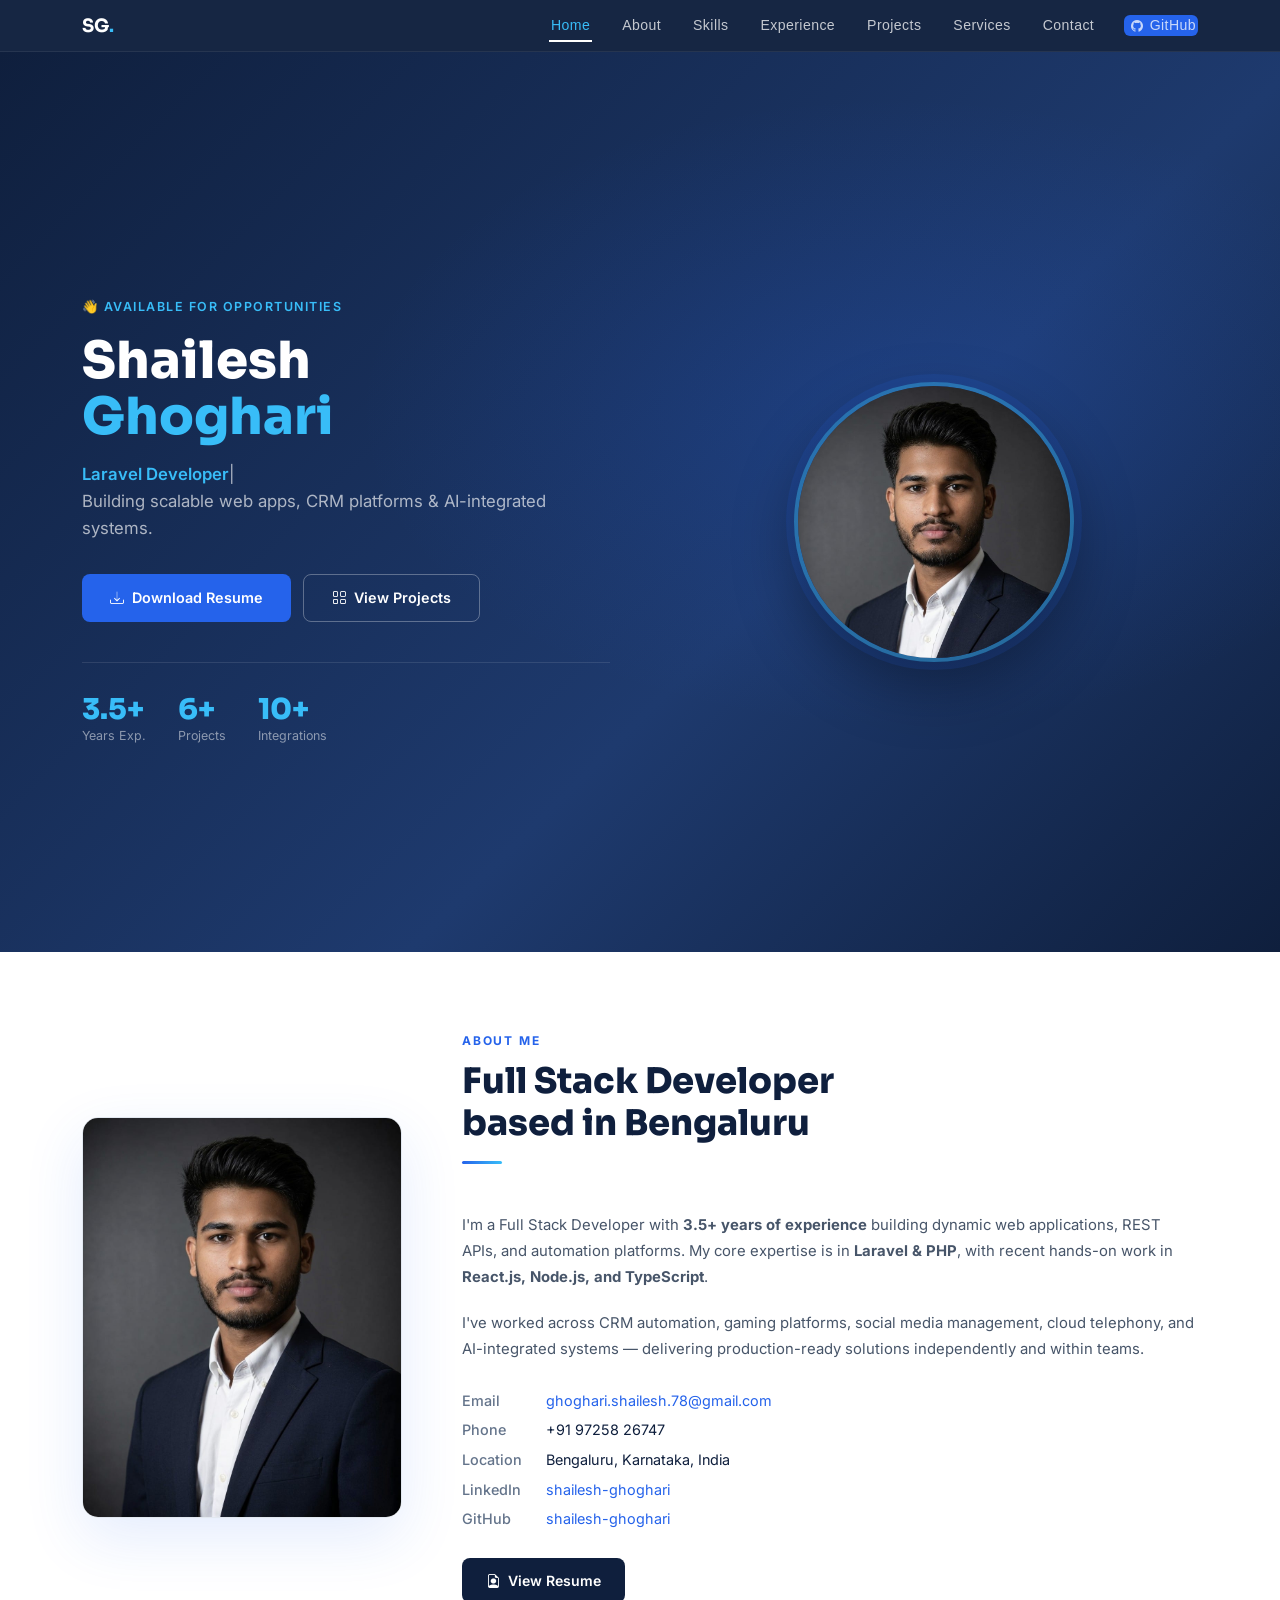
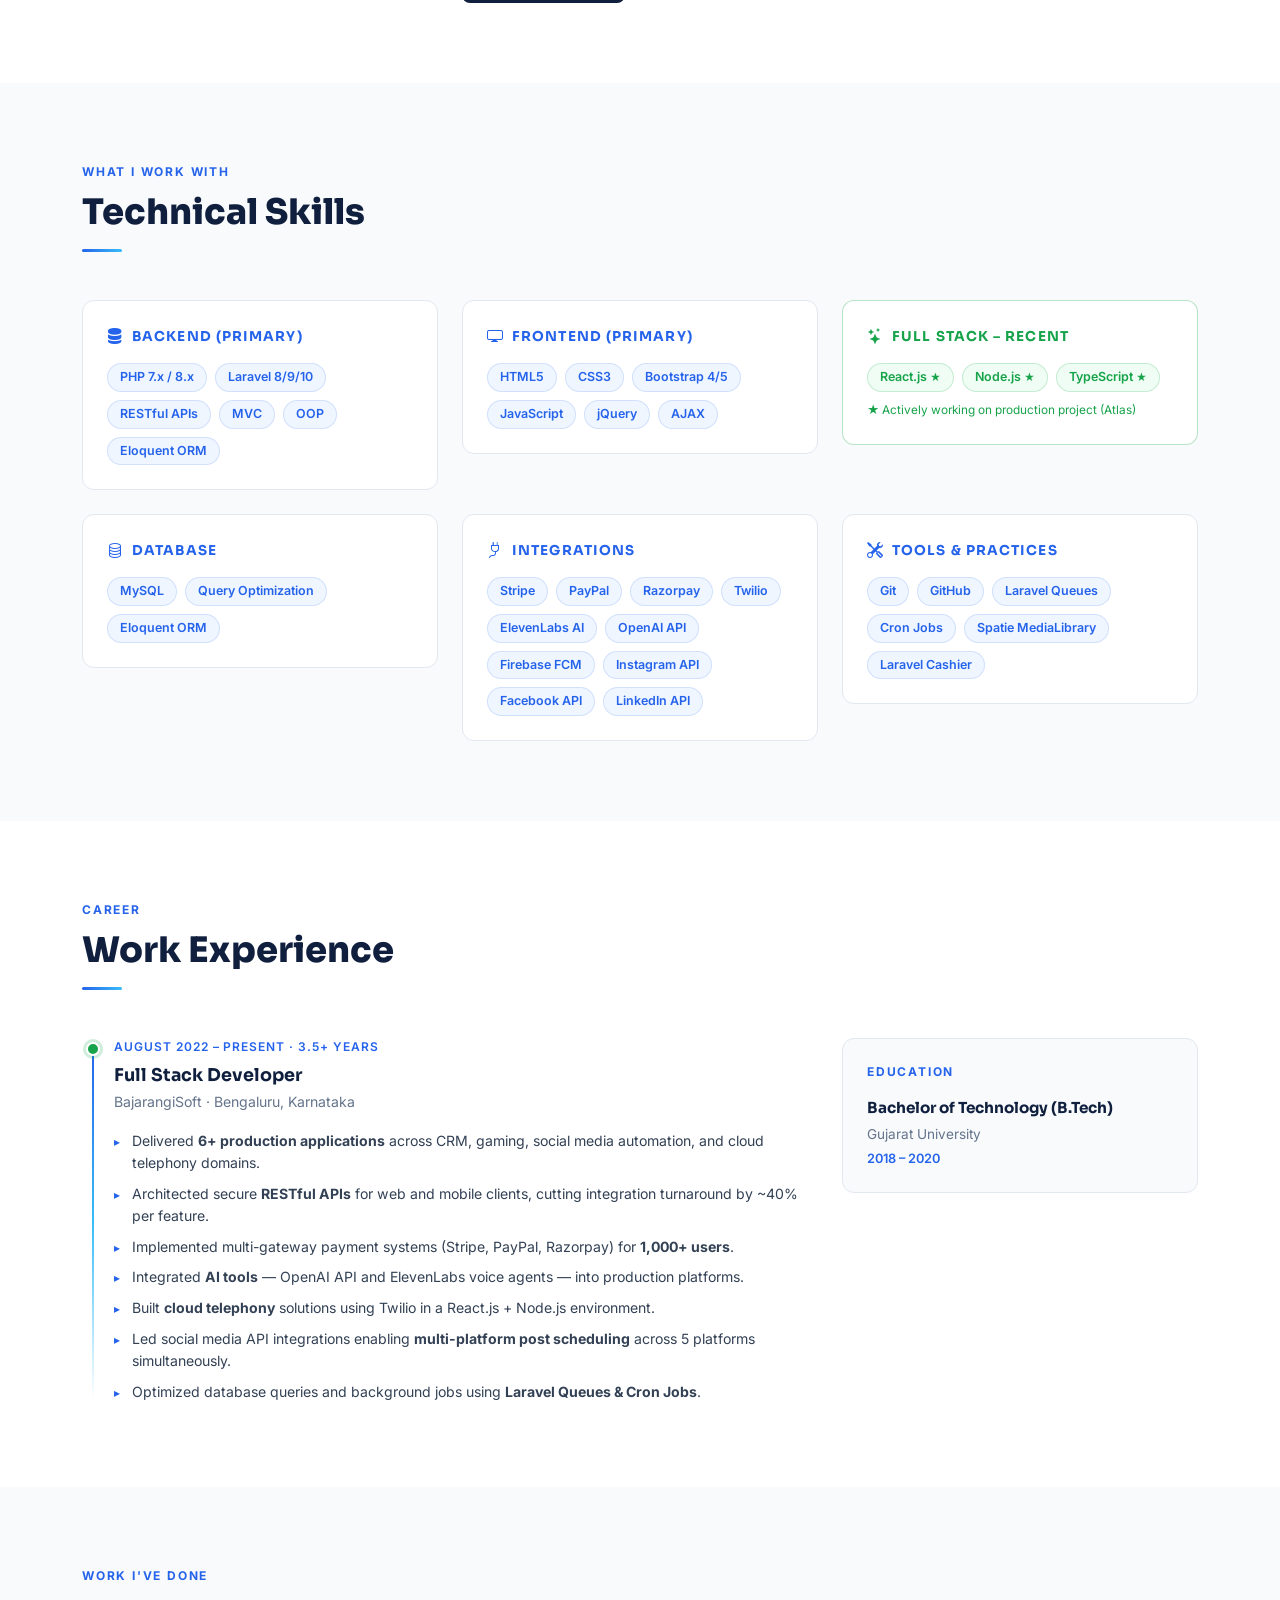
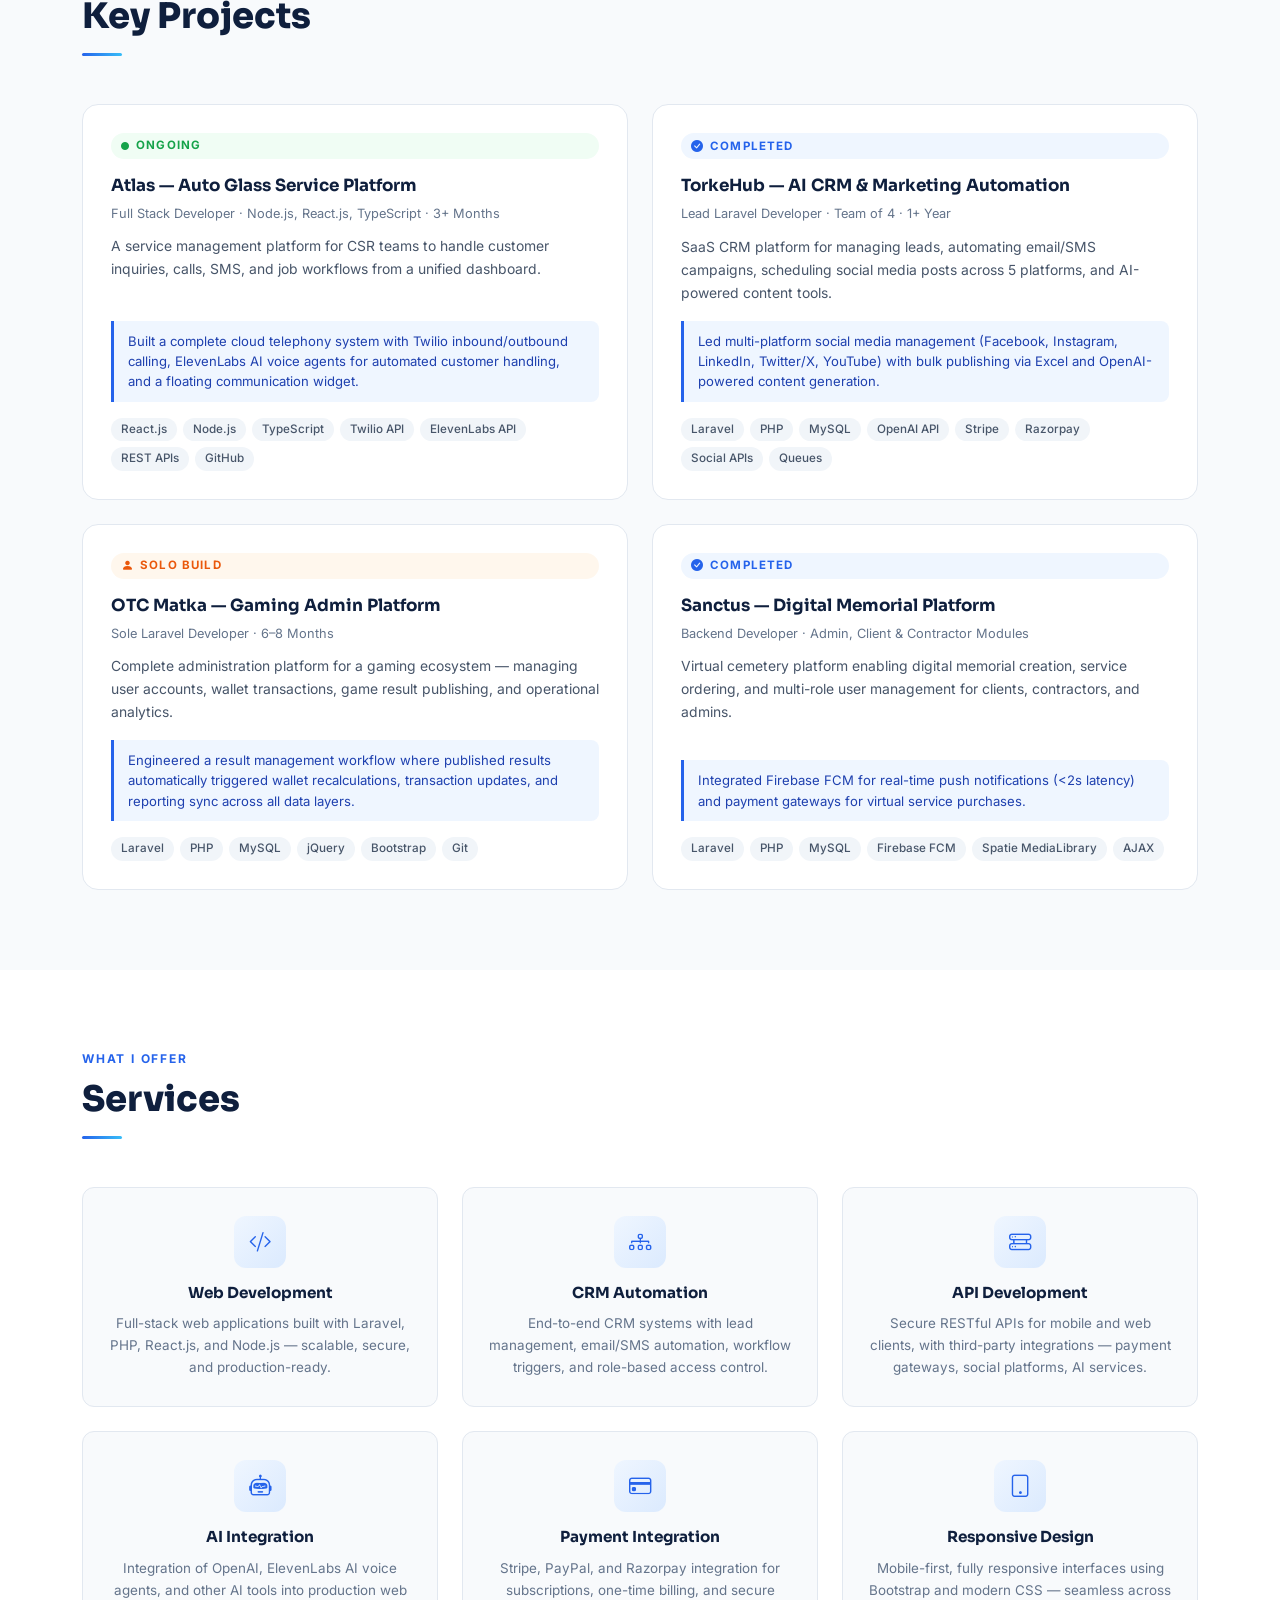
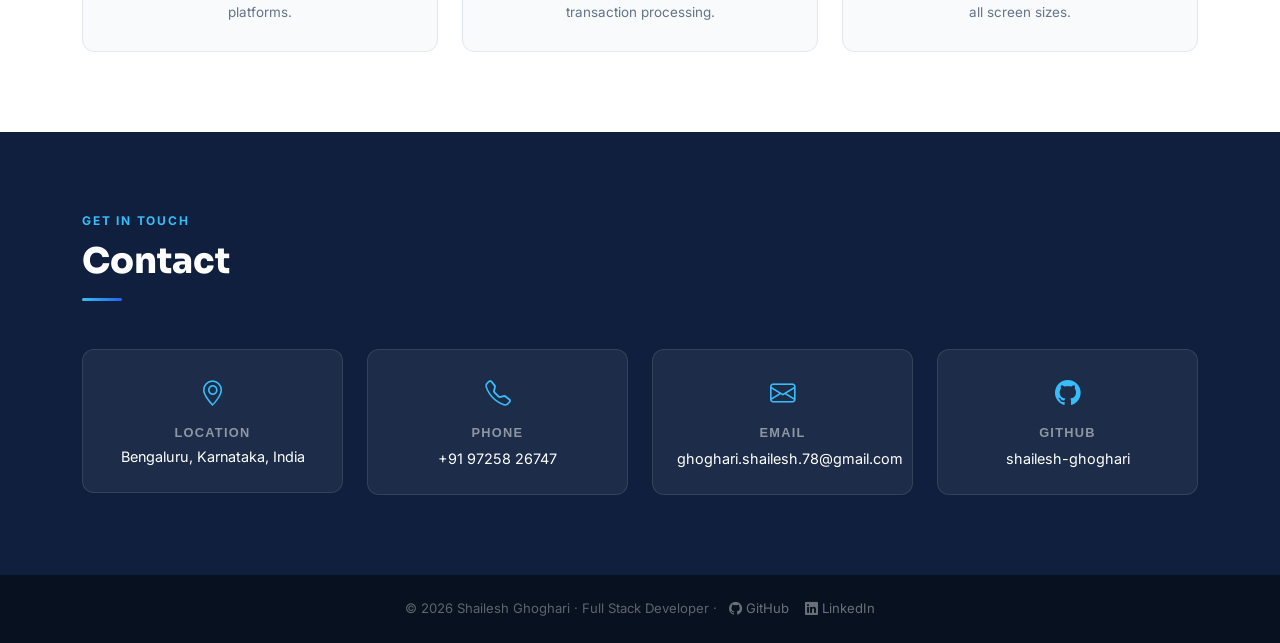
<file: index.html>
<!DOCTYPE html>
<html lang="en">
<head>
  <meta charset="utf-8">
  <meta content="width=device-width, initial-scale=1.0" name="viewport">
  <title>Shailesh Ghoghari – Full Stack Developer</title>
  <link href="https://fonts.googleapis.com" rel="preconnect">
  <link href="https://fonts.gstatic.com" rel="preconnect" crossorigin>
  <link href="https://fonts.googleapis.com/css2?family=Inter:wght@300;400;500;600;700&family=Sora:wght@400;600;700;800&display=swap" rel="stylesheet">
  <link href="assets/vendor/bootstrap/css/bootstrap.min.css" rel="stylesheet">
  <link href="assets/vendor/bootstrap-icons/bootstrap-icons.css" rel="stylesheet">
  <link href="assets/vendor/aos/aos.css" rel="stylesheet">
  <link href="assets/vendor/glightbox/css/glightbox.min.css" rel="stylesheet">
  <link href="assets/css/main.css" rel="stylesheet">

  <style>
    :root {
      --navy:   #0F1F3D;
      --accent: #2563EB;
      --accent2:#38BDF8;
      --light:  #F8FAFC;
      --gray:   #64748B;
      --card:   #FFFFFF;
      --border: #E2E8F0;
      --tag-bg: #EFF6FF;
      --tag-color: #2563EB;
    }

    * { box-sizing: border-box; }

    body { font-family: 'Inter', sans-serif; background: var(--light); color: #1E293B; }

    /* ── NAV ── */
    #header {
      background: rgba(15,31,61,0.97);
      backdrop-filter: blur(10px);
      border-bottom: 1px solid rgba(255,255,255,0.07);
      padding: 0 0;
    }
    #header .sitename {
      font-family: 'Sora', sans-serif;
      font-size: 1.15rem;
      font-weight: 700;
      color: #fff;
      letter-spacing: 0.01em;
      margin: 0;
    }
    .navmenu ul li a { color: rgba(255,255,255,0.75) !important; font-size: 0.88rem; font-weight: 500; letter-spacing: 0.03em; }
    .navmenu ul li a:hover, .navmenu ul li a.active { color: var(--accent2) !important; }
    .nav-github {
      display: inline-flex; align-items: center; gap: 6px;
      background: var(--accent); color: #fff !important;
      padding: 6px 14px; border-radius: 6px; font-size: 0.82rem; font-weight: 600;
      transition: background 0.2s;
    }
    .nav-github:hover { background: #1d4ed8 !important; color: #fff !important; }

    /* ── HERO ── */
    #hero {
      min-height: 100vh;
      background: linear-gradient(135deg, #0F1F3D 0%, #1E3A6E 60%, #0F1F3D 100%);
      display: flex; align-items: center; justify-content: center;
      position: relative; overflow: hidden;
      padding: 100px 0 60px;
    }
    #hero::before {
      content: '';
      position: absolute; inset: 0;
      background: radial-gradient(ellipse 60% 50% at 70% 40%, rgba(37,99,235,0.18) 0%, transparent 70%);
    }
    .hero-grid {
      display: grid; grid-template-columns: 1fr 1fr;
      gap: 60px; align-items: center;
      position: relative; z-index: 2;
    }
    .hero-label {
      font-size: 0.78rem; font-weight: 600; letter-spacing: 0.12em;
      color: var(--accent2); text-transform: uppercase; margin-bottom: 16px;
    }
    .hero-name {
      font-family: 'Sora', sans-serif;
      font-size: clamp(2.2rem, 4vw, 3.4rem);
      font-weight: 800; color: #fff; line-height: 1.1;
      margin-bottom: 16px;
    }
    .hero-name span { color: var(--accent2); }
    .hero-role {
      font-size: 1.05rem; color: rgba(255,255,255,0.65);
      margin-bottom: 32px; line-height: 1.6;
    }
    .hero-typed { color: var(--accent2); font-weight: 600; }
    .hero-cta { display: flex; gap: 12px; flex-wrap: wrap; }
    .btn-primary-hero {
      background: var(--accent); color: #fff;
      padding: 12px 28px; border-radius: 8px; font-weight: 600; font-size: 0.9rem;
      text-decoration: none; transition: all 0.2s; border: none;
      display: inline-flex; align-items: center; gap: 8px;
    }
    .btn-primary-hero:hover { background: #1d4ed8; color: #fff; transform: translateY(-1px); }
    .btn-outline-hero {
      background: transparent; color: #fff;
      padding: 12px 28px; border-radius: 8px; font-weight: 600; font-size: 0.9rem;
      text-decoration: none; border: 1px solid rgba(255,255,255,0.3);
      display: inline-flex; align-items: center; gap: 8px; transition: all 0.2s;
    }
    .btn-outline-hero:hover { border-color: var(--accent2); color: var(--accent2); }
    .hero-photo-wrap {
      display: flex; justify-content: center; align-items: center;
    }
    .hero-photo {
      width: 280px; height: 280px; border-radius: 50%;
      object-fit: cover; object-position: top;
      border: 4px solid rgba(56,189,248,0.4);
      box-shadow: 0 0 0 8px rgba(37,99,235,0.12), 0 24px 60px rgba(0,0,0,0.35);
    }
    .hero-stats {
      display: flex; gap: 32px; margin-top: 40px; padding-top: 32px;
      border-top: 1px solid rgba(255,255,255,0.1);
    }
    .hero-stat-num {
      font-family: 'Sora', sans-serif;
      font-size: 1.8rem; font-weight: 800; color: var(--accent2); line-height: 1;
    }
    .hero-stat-label { font-size: 0.78rem; color: rgba(255,255,255,0.5); margin-top: 4px; }

    /* ── SECTION COMMON ── */
    section { padding: 80px 0; }
    .section-eyebrow {
      font-size: 0.75rem; font-weight: 700; letter-spacing: 0.15em;
      text-transform: uppercase; color: var(--accent); margin-bottom: 10px;
    }
    .section-title-main {
      font-family: 'Sora', sans-serif; font-size: clamp(1.6rem, 3vw, 2.2rem);
      font-weight: 800; color: var(--navy); margin-bottom: 12px; line-height: 1.2;
    }
    .section-desc { color: var(--gray); font-size: 0.95rem; max-width: 520px; }
    .section-divider {
      width: 40px; height: 3px;
      background: linear-gradient(90deg, var(--accent), var(--accent2));
      border-radius: 2px; margin: 16px 0 48px;
    }

    /* ── ABOUT ── */
    #about { background: #fff; }
    .about-photo {
      width: 100%; max-width: 320px; border-radius: 16px;
      object-fit: cover; object-position: top;
      box-shadow: 0 20px 60px rgba(37,99,235,0.12);
      border: 1px solid var(--border);
    }
    .about-info-list p { font-size: 0.9rem; margin-bottom: 8px; color: var(--navy); }
    .about-info-list p strong { color: var(--gray); font-weight: 500; min-width: 80px; display: inline-block; }
    .about-info-list a { color: var(--accent); text-decoration: none; }
    .about-info-list a:hover { text-decoration: underline; }
    .btn-resume {
      display: inline-flex; align-items: center; gap: 8px;
      background: var(--navy); color: #fff;
      padding: 12px 24px; border-radius: 8px; font-weight: 600; font-size: 0.88rem;
      text-decoration: none; margin-top: 20px; transition: all 0.2s;
    }
    .btn-resume:hover { background: var(--accent); color: #fff; }

    /* ── SKILLS ── */
    #skills { background: var(--light); }
    .skill-category-card {
      background: #fff; border: 1px solid var(--border);
      border-radius: 12px; padding: 24px;
      transition: box-shadow 0.2s, transform 0.2s;
    }
    .skill-category-card:hover { box-shadow: 0 8px 32px rgba(37,99,235,0.1); transform: translateY(-2px); }
    .skill-cat-title {
      font-family: 'Sora', sans-serif; font-size: 0.85rem; font-weight: 700;
      color: var(--accent); text-transform: uppercase; letter-spacing: 0.08em;
      margin-bottom: 14px; display: flex; align-items: center; gap: 8px;
    }
    .skill-cat-title i { font-size: 1rem; }
    .skill-tags { display: flex; flex-wrap: wrap; gap: 8px; }
    .skill-tag {
      background: var(--tag-bg); color: var(--tag-color);
      font-size: 0.78rem; font-weight: 600; padding: 4px 12px;
      border-radius: 20px; border: 1px solid rgba(37,99,235,0.15);
    }
    .skill-tag.new {
      background: #F0FDF4; color: #16A34A;
      border-color: rgba(22,163,74,0.2);
    }
    .skill-tag.new::after { content: ' ★'; font-size: 0.65rem; }

    /* ── EXPERIENCE ── */
    #experience { background: #fff; }
    .timeline { position: relative; padding-left: 32px; }
    .timeline::before {
      content: ''; position: absolute; left: 10px; top: 8px; bottom: 8px;
      width: 2px; background: linear-gradient(180deg, var(--accent), var(--accent2), transparent);
      border-radius: 2px;
    }
    .timeline-item { position: relative; margin-bottom: 48px; }
    .timeline-item:last-child { margin-bottom: 0; }
    .timeline-dot {
      position: absolute; left: -28px; top: 4px;
      width: 14px; height: 14px; border-radius: 50%;
      background: var(--accent); border: 2px solid #fff;
      box-shadow: 0 0 0 3px rgba(37,99,235,0.2);
    }
    .timeline-dot.active { background: #16A34A; box-shadow: 0 0 0 3px rgba(22,163,74,0.2); }
    .timeline-period {
      font-size: 0.75rem; font-weight: 600; color: var(--accent);
      text-transform: uppercase; letter-spacing: 0.08em; margin-bottom: 6px;
    }
    .timeline-role {
      font-family: 'Sora', sans-serif; font-size: 1.1rem; font-weight: 700;
      color: var(--navy); margin-bottom: 2px;
    }
    .timeline-company { font-size: 0.88rem; color: var(--gray); margin-bottom: 14px; }
    .timeline-points { list-style: none; padding: 0; margin: 0; }
    .timeline-points li {
      font-size: 0.88rem; color: #334155; padding: 4px 0 4px 18px;
      position: relative; line-height: 1.6;
    }
    .timeline-points li::before {
      content: '▸'; position: absolute; left: 0; color: var(--accent); font-size: 0.75rem; top: 6px;
    }

    /* ── PROJECTS ── */
    #projects { background: var(--light); }
    .project-card {
      background: #fff; border: 1px solid var(--border); border-radius: 16px;
      padding: 28px; height: 100%;
      transition: box-shadow 0.25s, transform 0.25s;
      display: flex; flex-direction: column;
    }
    .project-card:hover { box-shadow: 0 16px 48px rgba(37,99,235,0.12); transform: translateY(-3px); }
    .project-badge {
      display: inline-flex; align-items: center; gap: 6px;
      font-size: 0.72rem; font-weight: 700; text-transform: uppercase; letter-spacing: 0.1em;
      padding: 4px 10px; border-radius: 20px; margin-bottom: 14px;
    }
    .badge-ongoing { background: #F0FDF4; color: #16A34A; }
    .badge-completed { background: #EFF6FF; color: #2563EB; }
    .badge-solo { background: #FFF7ED; color: #EA580C; }
    .project-title {
      font-family: 'Sora', sans-serif; font-size: 1.05rem; font-weight: 700;
      color: var(--navy); margin-bottom: 6px;
    }
    .project-role { font-size: 0.8rem; color: var(--gray); margin-bottom: 12px; }
    .project-desc { font-size: 0.87rem; color: #475569; line-height: 1.65; margin-bottom: 16px; flex-grow: 1; }
    .project-highlight {
      background: #EFF6FF; border-left: 3px solid var(--accent);
      padding: 10px 14px; border-radius: 0 8px 8px 0;
      font-size: 0.82rem; color: #1E40AF; margin-bottom: 16px; line-height: 1.55;
    }
    .project-tech { display: flex; flex-wrap: wrap; gap: 6px; margin-top: auto; }
    .tech-tag {
      background: #F1F5F9; color: #475569;
      font-size: 0.73rem; font-weight: 500; padding: 3px 10px; border-radius: 12px;
    }

    /* ── SERVICES ── */
    #services { background: #fff; }
    .service-card {
      background: var(--light); border: 1px solid var(--border); border-radius: 12px;
      padding: 28px 24px; text-align: center; height: 100%;
      transition: all 0.2s;
    }
    .service-card:hover { background: #fff; box-shadow: 0 8px 32px rgba(37,99,235,0.09); transform: translateY(-2px); }
    .service-icon {
      width: 52px; height: 52px; border-radius: 12px;
      background: linear-gradient(135deg, #EFF6FF, #DBEAFE);
      display: flex; align-items: center; justify-content: center;
      margin: 0 auto 16px; font-size: 1.4rem; color: var(--accent);
    }
    .service-card h3 { font-family: 'Sora', sans-serif; font-size: 0.95rem; font-weight: 700; color: var(--navy); margin-bottom: 10px; }
    .service-card p { font-size: 0.84rem; color: var(--gray); line-height: 1.65; margin: 0; }

    /* ── CONTACT ── */
    #contact { background: var(--navy); }
    #contact .section-title-main { color: #fff; }
    #contact .section-eyebrow { color: var(--accent2); }
    #contact .section-desc { color: rgba(255,255,255,0.6); }
    .contact-card {
      background: rgba(255,255,255,0.06); border: 1px solid rgba(255,255,255,0.1);
      border-radius: 12px; padding: 24px; text-align: center;
      transition: background 0.2s;
    }
    .contact-card:hover { background: rgba(255,255,255,0.1); }
    .contact-card i { font-size: 1.6rem; color: var(--accent2); margin-bottom: 12px; display: block; }
    .contact-card h3 { font-size: 0.8rem; font-weight: 600; color: rgba(255,255,255,0.5); text-transform: uppercase; letter-spacing: 0.1em; margin-bottom: 6px; }
    .contact-card p, .contact-card a { font-size: 0.9rem; color: #fff; text-decoration: none; margin: 0; }
    .contact-card a:hover { color: var(--accent2); }

    /* ── FOOTER ── */
    footer {
      background: #07111F; padding: 24px 0; text-align: center;
      font-size: 0.82rem; color: rgba(255,255,255,0.35);
    }

    /* ── SCROLL TOP ── */
    #scroll-top {
      background: var(--accent); border-radius: 8px;
      width: 40px; height: 40px;
    }

    /* ── RESPONSIVE ── */
    @media (max-width: 768px) {
      .hero-grid { grid-template-columns: 1fr; text-align: center; gap: 40px; }
      .hero-photo-wrap { order: -1; }
      .hero-photo { width: 200px; height: 200px; }
      .hero-cta { justify-content: center; }
      .hero-stats { justify-content: center; }
    }
  </style>
</head>

<body class="index-page">

<!-- ── HEADER ── -->
<header id="header" class="header d-flex align-items-center sticky-top">
  <div class="container-fluid container-xl position-relative d-flex align-items-center justify-content-between">
    <a href="index.html" class="logo d-flex align-items-center">
      <h1 class="sitename">SG<span style="color:var(--accent2)">.</span></h1>
    </a>
    <nav id="navmenu" class="navmenu">
      <ul>
        <li><a href="#hero" class="active">Home</a></li>
        <li><a href="#about">About</a></li>
        <li><a href="#skills">Skills</a></li>
        <li><a href="#experience">Experience</a></li>
        <li><a href="#projects">Projects</a></li>
        <li><a href="#services">Services</a></li>
        <li><a href="#contact">Contact</a></li>
        <li><a href="https://github.com/shailesh-ghoghari" target="_blank" class="nav-github"><i class="bi bi-github"></i> GitHub</a></li>
      </ul>
      <i class="mobile-nav-toggle d-xl-none bi bi-list"></i>
    </nav>
  </div>
</header>

<main class="main">

  <!-- ── HERO ── -->
  <section id="hero">
    <div class="container">
      <div class="hero-grid">
        <div>
          <p class="hero-label">👋 Available for opportunities</p>
          <h1 class="hero-name">Shailesh<br><span>Ghoghari</span></h1>
          <p class="hero-role">
            <span class="typed hero-typed" data-typed-items="Laravel Developer,Full Stack Developer"></span><br>
            Building scalable web apps, CRM platforms & AI-integrated systems.
          </p>
          <div class="hero-cta">
            <a href="Resume.pdf" class="btn-primary-hero" target="_blank"><i class="bi bi-download"></i> Download Resume</a>
            <a href="#projects" class="btn-outline-hero"><i class="bi bi-grid"></i> View Projects</a>
          </div>
          <div class="hero-stats">
            <div>
              <div class="hero-stat-num">3.5+</div>
              <div class="hero-stat-label">Years Exp.</div>
            </div>
            <div>
              <div class="hero-stat-num">6+</div>
              <div class="hero-stat-label">Projects</div>
            </div>
            <div>
              <div class="hero-stat-num">10+</div>
              <div class="hero-stat-label">Integrations</div>
            </div>
          </div>
        </div>
        <div class="hero-photo-wrap">
          <img src="assets/img/profile-img.jpeg" class="hero-photo" alt="Shailesh Ghoghari">
        </div>
      </div>
    </div>
  </section>

  <!-- ── ABOUT ── -->
  <section id="about">
    <div class="container" data-aos="fade-up">
      <div class="row gy-5 align-items-center">
        <div class="col-md-4 text-center text-md-start">
          <img src="assets/img/profile-img.jpeg" class="about-photo" alt="Shailesh Ghoghari">
        </div>
        <div class="col-md-8">
          <p class="section-eyebrow">About Me</p>
          <h2 class="section-title-main">Full Stack Developer<br>based in Bengaluru</h2>
          <div class="section-divider"></div>
          <p style="color:#475569; font-size:0.93rem; line-height:1.75; margin-bottom:20px;">
            I'm a Full Stack Developer with <strong>3.5+ years of experience</strong> building dynamic web applications, REST APIs, and automation platforms. My core expertise is in <strong>Laravel & PHP</strong>, with recent hands-on work in <strong>React.js, Node.js, and TypeScript</strong>.
          </p>
          <p style="color:#475569; font-size:0.93rem; line-height:1.75; margin-bottom:28px;">
            I've worked across CRM automation, gaming platforms, social media management, cloud telephony, and AI-integrated systems — delivering production-ready solutions independently and within teams.
          </p>
          <div class="about-info-list">
            <p><strong>Email</strong> <a href="mailto:ghoghari.shailesh.78@gmail.com">ghoghari.shailesh.78@gmail.com</a></p>
            <p><strong>Phone</strong> +91 97258 26747</p>
            <p><strong>Location</strong> Bengaluru, Karnataka, India</p>
            <p><strong>LinkedIn</strong> <a href="https://www.linkedin.com/in/shailesh-ghoghari-b96b97228" target="_blank">shailesh-ghoghari</a></p>
            <p><strong>GitHub</strong> <a href="https://github.com/shailesh-ghoghari" target="_blank">shailesh-ghoghari</a></p>
          </div>
          <a href="Resume.pdf" class="btn-resume" target="_blank"><i class="bi bi-file-earmark-person"></i> View Resume</a>
        </div>
      </div>
    </div>
  </section>

  <!-- ── SKILLS ── -->
  <section id="skills">
    <div class="container" data-aos="fade-up">
      <p class="section-eyebrow">What I Work With</p>
      <h2 class="section-title-main">Technical Skills</h2>
      <div class="section-divider"></div>
      <div class="row gy-4">

        <div class="col-lg-4 col-md-6" data-aos="fade-up" data-aos-delay="100">
          <div class="skill-category-card">
            <div class="skill-cat-title"><i class="bi bi-server"></i> Backend (Primary)</div>
            <div class="skill-tags">
              <span class="skill-tag">PHP 7.x / 8.x</span>
              <span class="skill-tag">Laravel 8/9/10</span>
              <span class="skill-tag">RESTful APIs</span>
              <span class="skill-tag">MVC</span>
              <span class="skill-tag">OOP</span>
              <span class="skill-tag">Eloquent ORM</span>
            </div>
          </div>
        </div>

        <div class="col-lg-4 col-md-6" data-aos="fade-up" data-aos-delay="150">
          <div class="skill-category-card">
            <div class="skill-cat-title"><i class="bi bi-display"></i> Frontend (Primary)</div>
            <div class="skill-tags">
              <span class="skill-tag">HTML5</span>
              <span class="skill-tag">CSS3</span>
              <span class="skill-tag">Bootstrap 4/5</span>
              <span class="skill-tag">JavaScript</span>
              <span class="skill-tag">jQuery</span>
              <span class="skill-tag">AJAX</span>
            </div>
          </div>
        </div>

        <div class="col-lg-4 col-md-6" data-aos="fade-up" data-aos-delay="200">
          <div class="skill-category-card" style="border-color: rgba(22,163,74,0.3);">
            <div class="skill-cat-title" style="color:#16A34A;"><i class="bi bi-stars"></i> Full Stack – Recent</div>
            <div class="skill-tags">
              <span class="skill-tag new">React.js</span>
              <span class="skill-tag new">Node.js</span>
              <span class="skill-tag new">TypeScript</span>
            </div>
            <p style="font-size:0.74rem; color:#16A34A; margin-top:10px; margin-bottom:0;">★ Actively working on production project (Atlas)</p>
          </div>
        </div>

        <div class="col-lg-4 col-md-6" data-aos="fade-up" data-aos-delay="250">
          <div class="skill-category-card">
            <div class="skill-cat-title"><i class="bi bi-database"></i> Database</div>
            <div class="skill-tags">
              <span class="skill-tag">MySQL</span>
              <span class="skill-tag">Query Optimization</span>
              <span class="skill-tag">Eloquent ORM</span>
            </div>
          </div>
        </div>

        <div class="col-lg-4 col-md-6" data-aos="fade-up" data-aos-delay="300">
          <div class="skill-category-card">
            <div class="skill-cat-title"><i class="bi bi-plug"></i> Integrations</div>
            <div class="skill-tags">
              <span class="skill-tag">Stripe</span>
              <span class="skill-tag">PayPal</span>
              <span class="skill-tag">Razorpay</span>
              <span class="skill-tag">Twilio</span>
              <span class="skill-tag">ElevenLabs AI</span>
              <span class="skill-tag">OpenAI API</span>
              <span class="skill-tag">Firebase FCM</span>
              <span class="skill-tag">Instagram API</span>
              <span class="skill-tag">Facebook API</span>
              <span class="skill-tag">LinkedIn API</span>
            </div>
          </div>
        </div>

        <div class="col-lg-4 col-md-6" data-aos="fade-up" data-aos-delay="350">
          <div class="skill-category-card">
            <div class="skill-cat-title"><i class="bi bi-tools"></i> Tools & Practices</div>
            <div class="skill-tags">
              <span class="skill-tag">Git</span>
              <span class="skill-tag">GitHub</span>
              <span class="skill-tag">Laravel Queues</span>
              <span class="skill-tag">Cron Jobs</span>
              <span class="skill-tag">Spatie MediaLibrary</span>
              <span class="skill-tag">Laravel Cashier</span>
            </div>
          </div>
        </div>

      </div>
    </div>
  </section>

  <!-- ── EXPERIENCE ── -->
  <section id="experience">
    <div class="container" data-aos="fade-up">
      <p class="section-eyebrow">Career</p>
      <h2 class="section-title-main">Work Experience</h2>
      <div class="section-divider"></div>
      <div class="row">
        <div class="col-lg-8">
          <div class="timeline">

            <div class="timeline-item">
              <div class="timeline-dot active"></div>
              <div class="timeline-period">August 2022 – Present · 3.5+ Years</div>
              <div class="timeline-role">Full Stack Developer</div>
              <div class="timeline-company">BajarangiSoft · Bengaluru, Karnataka</div>
              <ul class="timeline-points">
                <li>Delivered <strong>6+ production applications</strong> across CRM, gaming, social media automation, and cloud telephony domains.</li>
                <li>Architected secure <strong>RESTful APIs</strong> for web and mobile clients, cutting integration turnaround by ~40% per feature.</li>
                <li>Implemented multi-gateway payment systems (Stripe, PayPal, Razorpay) for <strong>1,000+ users</strong>.</li>
                <li>Integrated <strong>AI tools</strong> — OpenAI API and ElevenLabs voice agents — into production platforms.</li>
                <li>Built <strong>cloud telephony</strong> solutions using Twilio in a React.js + Node.js environment.</li>
                <li>Led social media API integrations enabling <strong>multi-platform post scheduling</strong> across 5 platforms simultaneously.</li>
                <li>Optimized database queries and background jobs using <strong>Laravel Queues & Cron Jobs</strong>.</li>
              </ul>
            </div>

          </div>
        </div>
        <div class="col-lg-4" data-aos="fade-left">
          <div style="background: var(--light); border-radius: 12px; padding: 24px; border: 1px solid var(--border);">
            <p class="section-eyebrow" style="margin-bottom:16px;">Education</p>
            <div style="margin-bottom: 0;">
              <div style="font-family:'Sora',sans-serif; font-weight:700; color:var(--navy); font-size:0.95rem; margin-bottom:4px;">Bachelor of Technology (B.Tech)</div>
              <div style="font-size:0.85rem; color:var(--gray);">Gujarat University</div>
              <div style="font-size:0.8rem; color:var(--accent); font-weight:600; margin-top:4px;">2018 – 2020</div>
            </div>
          </div>
        </div>
      </div>
    </div>
  </section>

  <!-- ── PROJECTS ── -->
  <section id="projects">
    <div class="container" data-aos="fade-up">
      <p class="section-eyebrow">Work I've Done</p>
      <h2 class="section-title-main">Key Projects</h2>
      <div class="section-divider"></div>
      <div class="row gy-4">

        <!-- Atlas -->
        <div class="col-lg-6" data-aos="fade-up" data-aos-delay="100">
          <div class="project-card">
            <span class="project-badge badge-ongoing"><i class="bi bi-circle-fill" style="font-size:0.5rem"></i> Ongoing</span>
            <div class="project-title">Atlas — Auto Glass Service Platform</div>
            <div class="project-role">Full Stack Developer · Node.js, React.js, TypeScript · 3+ Months</div>
            <p class="project-desc">A service management platform for CSR teams to handle customer inquiries, calls, SMS, and job workflows from a unified dashboard.</p>
            <div class="project-highlight">
              Built a complete cloud telephony system with Twilio inbound/outbound calling, ElevenLabs AI voice agents for automated customer handling, and a floating communication widget.
            </div>
            <div class="project-tech">
              <span class="tech-tag">React.js</span>
              <span class="tech-tag">Node.js</span>
              <span class="tech-tag">TypeScript</span>
              <span class="tech-tag">Twilio API</span>
              <span class="tech-tag">ElevenLabs API</span>
              <span class="tech-tag">REST APIs</span>
              <span class="tech-tag">GitHub</span>
            </div>
          </div>
        </div>

        <!-- TorkeHub -->
        <div class="col-lg-6" data-aos="fade-up" data-aos-delay="150">
          <div class="project-card">
            <span class="project-badge badge-completed"><i class="bi bi-check-circle-fill" style="font-size:0.75rem"></i> Completed</span>
            <div class="project-title">TorkeHub — AI CRM & Marketing Automation</div>
            <div class="project-role">Lead Laravel Developer · Team of 4 · 1+ Year</div>
            <p class="project-desc">SaaS CRM platform for managing leads, automating email/SMS campaigns, scheduling social media posts across 5 platforms, and AI-powered content tools.</p>
            <div class="project-highlight">
              Led multi-platform social media management (Facebook, Instagram, LinkedIn, Twitter/X, YouTube) with bulk publishing via Excel and OpenAI-powered content generation.
            </div>
            <div class="project-tech">
              <span class="tech-tag">Laravel</span>
              <span class="tech-tag">PHP</span>
              <span class="tech-tag">MySQL</span>
              <span class="tech-tag">OpenAI API</span>
              <span class="tech-tag">Stripe</span>
              <span class="tech-tag">Razorpay</span>
              <span class="tech-tag">Social APIs</span>
              <span class="tech-tag">Queues</span>
            </div>
          </div>
        </div>

        <!-- OTC Matka -->
        <div class="col-lg-6" data-aos="fade-up" data-aos-delay="200">
          <div class="project-card">
            <span class="project-badge badge-solo"><i class="bi bi-person-fill" style="font-size:0.75rem"></i> Solo Build</span>
            <div class="project-title">OTC Matka — Gaming Admin Platform</div>
            <div class="project-role">Sole Laravel Developer · 6–8 Months</div>
            <p class="project-desc">Complete administration platform for a gaming ecosystem — managing user accounts, wallet transactions, game result publishing, and operational analytics.</p>
            <div class="project-highlight">
              Engineered a result management workflow where published results automatically triggered wallet recalculations, transaction updates, and reporting sync across all data layers.
            </div>
            <div class="project-tech">
              <span class="tech-tag">Laravel</span>
              <span class="tech-tag">PHP</span>
              <span class="tech-tag">MySQL</span>
              <span class="tech-tag">jQuery</span>
              <span class="tech-tag">Bootstrap</span>
              <span class="tech-tag">Git</span>
            </div>
          </div>
        </div>

        <!-- Sanctus -->
        <div class="col-lg-6" data-aos="fade-up" data-aos-delay="250">
          <div class="project-card">
            <span class="project-badge badge-completed"><i class="bi bi-check-circle-fill" style="font-size:0.75rem"></i> Completed</span>
            <div class="project-title">Sanctus — Digital Memorial Platform</div>
            <div class="project-role">Backend Developer · Admin, Client & Contractor Modules</div>
            <p class="project-desc">Virtual cemetery platform enabling digital memorial creation, service ordering, and multi-role user management for clients, contractors, and admins.</p>
            <div class="project-highlight">
              Integrated Firebase FCM for real-time push notifications (&lt;2s latency) and payment gateways for virtual service purchases.
            </div>
            <div class="project-tech">
              <span class="tech-tag">Laravel</span>
              <span class="tech-tag">PHP</span>
              <span class="tech-tag">MySQL</span>
              <span class="tech-tag">Firebase FCM</span>
              <span class="tech-tag">Spatie MediaLibrary</span>
              <span class="tech-tag">AJAX</span>
            </div>
          </div>
        </div>

      </div>
    </div>
  </section>

  <!-- ── SERVICES ── -->
  <section id="services">
    <div class="container" data-aos="fade-up">
      <p class="section-eyebrow">What I Offer</p>
      <h2 class="section-title-main">Services</h2>
      <div class="section-divider"></div>
      <div class="row gy-4">
        <div class="col-lg-4 col-md-6" data-aos="fade-up" data-aos-delay="100">
          <div class="service-card">
            <div class="service-icon"><i class="bi bi-code-slash"></i></div>
            <h3>Web Development</h3>
            <p>Full-stack web applications built with Laravel, PHP, React.js, and Node.js — scalable, secure, and production-ready.</p>
          </div>
        </div>
        <div class="col-lg-4 col-md-6" data-aos="fade-up" data-aos-delay="150">
          <div class="service-card">
            <div class="service-icon"><i class="bi bi-diagram-3"></i></div>
            <h3>CRM Automation</h3>
            <p>End-to-end CRM systems with lead management, email/SMS automation, workflow triggers, and role-based access control.</p>
          </div>
        </div>
        <div class="col-lg-4 col-md-6" data-aos="fade-up" data-aos-delay="200">
          <div class="service-card">
            <div class="service-icon"><i class="bi bi-hdd-rack"></i></div>
            <h3>API Development</h3>
            <p>Secure RESTful APIs for mobile and web clients, with third-party integrations — payment gateways, social platforms, AI services.</p>
          </div>
        </div>
        <div class="col-lg-4 col-md-6" data-aos="fade-up" data-aos-delay="250">
          <div class="service-card">
            <div class="service-icon"><i class="bi bi-robot"></i></div>
            <h3>AI Integration</h3>
            <p>Integration of OpenAI, ElevenLabs AI voice agents, and other AI tools into production web platforms.</p>
          </div>
        </div>
        <div class="col-lg-4 col-md-6" data-aos="fade-up" data-aos-delay="300">
          <div class="service-card">
            <div class="service-icon"><i class="bi bi-credit-card"></i></div>
            <h3>Payment Integration</h3>
            <p>Stripe, PayPal, and Razorpay integration for subscriptions, one-time billing, and secure transaction processing.</p>
          </div>
        </div>
        <div class="col-lg-4 col-md-6" data-aos="fade-up" data-aos-delay="350">
          <div class="service-card">
            <div class="service-icon"><i class="bi bi-tablet"></i></div>
            <h3>Responsive Design</h3>
            <p>Mobile-first, fully responsive interfaces using Bootstrap and modern CSS — seamless across all screen sizes.</p>
          </div>
        </div>
      </div>
    </div>
  </section>

  <!-- ── CONTACT ── -->
  <section id="contact">
    <div class="container" data-aos="fade-up">
      <p class="section-eyebrow">Get In Touch</p>
      <h2 class="section-title-main">Contact</h2>
      <div class="section-divider" style="background: linear-gradient(90deg, var(--accent2), var(--accent));"></div>
      <div class="row gy-4 justify-content-center">
        <div class="col-lg-3 col-md-6">
          <div class="contact-card">
            <i class="bi bi-geo-alt"></i>
            <h3>Location</h3>
            <p>Bengaluru, Karnataka, India</p>
          </div>
        </div>
        <div class="col-lg-3 col-md-6">
          <div class="contact-card">
            <i class="bi bi-telephone"></i>
            <h3>Phone</h3>
            <a href="tel:+919725826747">+91 97258 26747</a>
          </div>
        </div>
        <div class="col-lg-3 col-md-6">
          <div class="contact-card">
            <i class="bi bi-envelope"></i>
            <h3>Email</h3>
            <a href="mailto:ghoghari.shailesh.78@gmail.com">ghoghari.shailesh.78@gmail.com</a>
          </div>
        </div>
        <div class="col-lg-3 col-md-6">
          <div class="contact-card">
            <i class="bi bi-github"></i>
            <h3>GitHub</h3>
            <a href="https://github.com/shailesh-ghoghari" target="_blank">shailesh-ghoghari</a>
          </div>
        </div>
      </div>
    </div>
  </section>

</main>

<footer>
  <div class="container">
    © 2026 Shailesh Ghoghari · Full Stack Developer ·
    <a href="https://github.com/shailesh-ghoghari" target="_blank" style="color:rgba(255,255,255,0.4); text-decoration:none; margin-left:8px;"><i class="bi bi-github"></i> GitHub</a>
    <a href="https://www.linkedin.com/in/shailesh-ghoghari-b96b97228" target="_blank" style="color:rgba(255,255,255,0.4); text-decoration:none; margin-left:12px;"><i class="bi bi-linkedin"></i> LinkedIn</a>
  </div>
</footer>

<a href="#" id="scroll-top" class="scroll-top d-flex align-items-center justify-content-center"><i class="bi bi-arrow-up-short"></i></a>
<div id="preloader"></div>

<script src="assets/vendor/bootstrap/js/bootstrap.bundle.min.js"></script>
<script src="assets/vendor/aos/aos.js"></script>
<script src="assets/vendor/typed.js/typed.umd.js"></script>
<script src="assets/vendor/waypoints/noframework.waypoints.js"></script>
<script src="assets/vendor/glightbox/js/glightbox.min.js"></script>
<script src="assets/vendor/imagesloaded/imagesloaded.pkgd.min.js"></script>
<script src="assets/vendor/isotope-layout/isotope.pkgd.min.js"></script>
<script src="assets/js/main.js"></script>

</body>
</html>
</file>
<file: assets/css/main.css>
/**
* Template Name: DevFolio
* Template URL: https://bootstrapmade.com/devfolio-bootstrap-portfolio-html-template/
* Updated: Aug 07 2024 with Bootstrap v5.3.3
* Author: BootstrapMade.com
* License: https://bootstrapmade.com/license/
*/

/*--------------------------------------------------------------
# Font & Color Variables
# Help: https://bootstrapmade.com/color-system/
--------------------------------------------------------------*/
/* Fonts */
:root {
  --default-font: "Roboto",  system-ui, -apple-system, "Segoe UI", Roboto, "Helvetica Neue", Arial, "Noto Sans", "Liberation Sans", sans-serif, "Apple Color Emoji", "Segoe UI Emoji", "Segoe UI Symbol", "Noto Color Emoji";
  --heading-font: "Raleway",  sans-serif;
  --nav-font: "Poppins",  sans-serif;
}

/* Global Colors - The following color variables are used throughout the website. Updating them here will change the color scheme of the entire website */
:root { 
  --background-color: #ffffff; /* Background color for the entire website, including individual sections */
  --default-color: #4e4e4e; /* Default color used for the majority of the text content across the entire website */
  --heading-color: #0a090f; /* Color for headings, subheadings and title throughout the website */
  --accent-color: #0078ff; /* Accent color that represents your brand on the website. It's used for buttons, links, and other elements that need to stand out */
  --surface-color: #ffffff; /* The surface color is used as a background of boxed elements within sections, such as cards, icon boxes, or other elements that require a visual separation from the global background. */
  --contrast-color: #ffffff; /* Contrast color for text, ensuring readability against backgrounds of accent, heading, or default colors. */
}

/* Nav Menu Colors - The following color variables are used specifically for the navigation menu. They are separate from the global colors to allow for more customization options */
:root {
  --nav-color: #ffffff;  /* The default color of the main navmenu links */
  --nav-hover-color: #ffffff; /* Applied to main navmenu links when they are hovered over or active */
  --nav-mobile-background-color: #ffffff; /* Used as the background color for mobile navigation menu */
  --nav-dropdown-background-color: #ffffff; /* Used as the background color for dropdown items that appear when hovering over primary navigation items */
  --nav-dropdown-color: #212529; /* Used for navigation links of the dropdown items in the navigation menu. */
  --nav-dropdown-hover-color: #0078ff; /* Similar to --nav-hover-color, this color is applied to dropdown navigation links when they are hovered over. */
}

/* Color Presets - These classes override global colors when applied to any section or element, providing reuse of the sam color scheme. */

.light-background {
  --background-color: #f9f9f9;
  --surface-color: #ffffff;
}

.dark-background {
  --background-color: #060606;
  --default-color: #ffffff;
  --heading-color: #ffffff;
  --surface-color: #252525;
  --contrast-color: #ffffff;
}

.accent-background {
  --background-color: #0078ff;
  --default-color: #ffffff;
  --heading-color: #ffffff;
  --accent-color: #ffffff;
  --surface-color: #3393ff;
  --contrast-color: #ffffff;
}

/* Smooth scroll */
:root {
  scroll-behavior: smooth;
}

/*--------------------------------------------------------------
# General Styling & Shared Classes
--------------------------------------------------------------*/
body {
  color: var(--default-color);
  background-color: var(--background-color);
  font-family: var(--default-font);
}

a {
  color: var(--accent-color);
  text-decoration: none;
  transition: 0.3s;
}

a:hover {
  color: color-mix(in srgb, var(--accent-color), transparent 25%);
  text-decoration: none;
}

h1,
h2,
h3,
h4,
h5,
h6 {
  color: var(--heading-color);
  font-family: var(--heading-font);
}

/* PHP Email Form Messages
------------------------------*/
.php-email-form .error-message {
  display: none;
  background: #df1529;
  color: #ffffff;
  text-align: left;
  padding: 15px;
  margin-bottom: 24px;
  font-weight: 600;
}

.php-email-form .sent-message {
  display: none;
  color: #ffffff;
  background: #059652;
  text-align: center;
  padding: 15px;
  margin-bottom: 24px;
  font-weight: 600;
}

.php-email-form .loading {
  display: none;
  background: var(--surface-color);
  text-align: center;
  padding: 15px;
  margin-bottom: 24px;
}

.php-email-form .loading:before {
  content: "";
  display: inline-block;
  border-radius: 50%;
  width: 24px;
  height: 24px;
  margin: 0 10px -6px 0;
  border: 3px solid var(--accent-color);
  border-top-color: var(--surface-color);
  animation: php-email-form-loading 1s linear infinite;
}

@keyframes php-email-form-loading {
  0% {
    transform: rotate(0deg);
  }

  100% {
    transform: rotate(360deg);
  }
}

/*--------------------------------------------------------------
# Global Header
--------------------------------------------------------------*/
.header {
  --background-color: #000000;
  --default-color: #ffffff;
  --heading-color: #ffffff;
  color: var(--default-color);
  background-color: var(--background-color);
  padding: 20px 0;
  transition: all 0.5s;
  z-index: 997;
}

.header .logo {
  line-height: 1;
}

.header .logo img {
  max-height: 32px;
  margin-right: 8px;
}

.header .logo h1 {
  font-size: 30px;
  margin: 0;
  font-weight: 700;
  color: var(--heading-color);
}

.scrolled .header {
  box-shadow: 0px 0 18px rgba(0, 0, 0, 0.1);
}

/*--------------------------------------------------------------
# Navigation Menu
--------------------------------------------------------------*/
/* Desktop Navigation */
@media (min-width: 1200px) {
  .navmenu {
    padding: 0;
  }

  .navmenu ul {
    margin: 0;
    padding: 0;
    display: flex;
    list-style: none;
    align-items: center;
  }

  .navmenu li {
    position: relative;
  }

  .navmenu>ul>li {
    white-space: nowrap;
    padding: 15px 14px;
  }

  .navmenu>ul>li:last-child {
    padding-right: 0;
  }

  .navmenu a,
  .navmenu a:focus {
    color: var(--nav-color);
    font-size: 15px;
    padding: 0 2px;
    font-family: var(--nav-font);
    font-weight: 400;
    display: flex;
    align-items: center;
    justify-content: space-between;
    white-space: nowrap;
    transition: 0.3s;
    position: relative;
  }

  .navmenu a i,
  .navmenu a:focus i {
    font-size: 12px;
    line-height: 0;
    margin-left: 5px;
    transition: 0.3s;
  }

  .navmenu>ul>li>a:before {
    content: "";
    position: absolute;
    width: 100%;
    height: 2px;
    bottom: -6px;
    left: 0;
    background-color: var(--nav-hover-color);
    visibility: hidden;
    width: 0px;
    transition: all 0.3s ease-in-out 0s;
  }

  .navmenu a:hover:before,
  .navmenu li:hover>a:before,
  .navmenu .active:before {
    visibility: visible;
    width: 100%;
  }

  .navmenu li:hover>a,
  .navmenu .active,
  .navmenu .active:focus {
    color: var(--nav-hover-color);
  }

  .navmenu .dropdown ul {
    margin: 0;
    padding: 10px 0;
    background: var(--nav-dropdown-background-color);
    display: block;
    position: absolute;
    visibility: hidden;
    left: 14px;
    top: 130%;
    opacity: 0;
    transition: 0.3s;
    border-radius: 4px;
    z-index: 99;
    box-shadow: 0px 0px 30px rgba(0, 0, 0, 0.1);
  }

  .navmenu .dropdown ul li {
    min-width: 200px;
  }

  .navmenu .dropdown ul a {
    padding: 10px 20px;
    font-size: 15px;
    text-transform: none;
    color: var(--nav-dropdown-color);
  }

  .navmenu .dropdown ul a i {
    font-size: 12px;
  }

  .navmenu .dropdown ul a:hover,
  .navmenu .dropdown ul .active:hover,
  .navmenu .dropdown ul li:hover>a {
    color: var(--nav-dropdown-hover-color);
  }

  .navmenu .dropdown:hover>ul {
    opacity: 1;
    top: 100%;
    visibility: visible;
  }

  .navmenu .dropdown .dropdown ul {
    top: 0;
    left: -90%;
    visibility: hidden;
  }

  .navmenu .dropdown .dropdown:hover>ul {
    opacity: 1;
    top: 0;
    left: -100%;
    visibility: visible;
  }
}

/* Mobile Navigation */
@media (max-width: 1199px) {
  .mobile-nav-toggle {
    color: var(--nav-color);
    font-size: 28px;
    line-height: 0;
    margin-right: 10px;
    cursor: pointer;
    transition: color 0.3s;
  }

  .navmenu {
    padding: 0;
    z-index: 9997;
  }

  .navmenu ul {
    display: none;
    list-style: none;
    position: absolute;
    inset: 60px 20px 20px 20px;
    padding: 10px 0;
    margin: 0;
    border-radius: 6px;
    background-color: var(--nav-mobile-background-color);
    border: 1px solid color-mix(in srgb, var(--default-color), transparent 90%);
    box-shadow: none;
    overflow-y: auto;
    transition: 0.3s;
    z-index: 9998;
  }

  .navmenu a,
  .navmenu a:focus {
    color: var(--nav-dropdown-color);
    padding: 10px 20px;
    font-family: var(--nav-font);
    font-size: 17px;
    font-weight: 500;
    display: flex;
    align-items: center;
    justify-content: space-between;
    white-space: nowrap;
    transition: 0.3s;
  }

  .navmenu a i,
  .navmenu a:focus i {
    font-size: 12px;
    line-height: 0;
    margin-left: 5px;
    width: 30px;
    height: 30px;
    display: flex;
    align-items: center;
    justify-content: center;
    border-radius: 50%;
    transition: 0.3s;
    background-color: color-mix(in srgb, var(--accent-color), transparent 90%);
  }

  .navmenu a i:hover,
  .navmenu a:focus i:hover {
    background-color: var(--accent-color);
    color: var(--contrast-color);
  }

  .navmenu a:hover,
  .navmenu .active,
  .navmenu .active:focus {
    color: var(--nav-dropdown-hover-color);
  }

  .navmenu .active i,
  .navmenu .active:focus i {
    background-color: var(--accent-color);
    color: var(--contrast-color);
    transform: rotate(180deg);
  }

  .navmenu .dropdown ul {
    position: static;
    display: none;
    z-index: 99;
    padding: 10px 0;
    margin: 10px 20px;
    background-color: var(--nav-dropdown-background-color);
    transition: all 0.5s ease-in-out;
  }

  .navmenu .dropdown ul ul {
    background-color: rgba(33, 37, 41, 0.1);
  }

  .navmenu .dropdown>.dropdown-active {
    display: block;
    background-color: rgba(33, 37, 41, 0.03);
  }

  .mobile-nav-active {
    overflow: hidden;
  }

  .mobile-nav-active .mobile-nav-toggle {
    color: #fff;
    position: absolute;
    font-size: 32px;
    top: 15px;
    right: 15px;
    margin-right: 0;
    z-index: 9999;
  }

  .mobile-nav-active .navmenu {
    position: fixed;
    overflow: hidden;
    inset: 0;
    background: rgba(33, 37, 41, 0.8);
    transition: 0.3s;
  }

  .mobile-nav-active .navmenu>ul {
    display: block;
  }
}

/*--------------------------------------------------------------
# Global Footer
--------------------------------------------------------------*/
.footer {
  color: var(--default-color);
  background-color: var(--background-color);
  font-size: 14px;
  padding: 40px 0;
  position: relative;
}

.footer .copyright p {
  margin-bottom: 0;
}

.footer .social-links {
  margin-top: 20px;
}

.footer .social-links a {
  display: flex;
  align-items: center;
  justify-content: center;
  width: 40px;
  height: 40px;
  border-radius: 50%;
  border: 1px solid color-mix(in srgb, var(--default-color), transparent 30%);
  font-size: 16px;
  color: color-mix(in srgb, var(--default-color), transparent 40%);
  margin: 0 5px;
  transition: 0.3s;
}

.footer .social-links a:hover {
  color: var(--default-color);
  border-color: var(--default-color);
}

.footer .credits {
  margin-top: 10px;
  font-size: 13px;
  text-align: center;
}

.footer .credits a {
  color: color-mix(in srgb, var(--default-color), transparent 30%);
}

/*--------------------------------------------------------------
# Preloader
--------------------------------------------------------------*/
#preloader {
  position: fixed;
  inset: 0;
  z-index: 999999;
  overflow: hidden;
  background: var(--background-color);
  transition: all 0.6s ease-out;
}

#preloader:before {
  content: "";
  position: fixed;
  top: calc(50% - 30px);
  left: calc(50% - 30px);
  border: 6px solid #ffffff;
  border-color: var(--accent-color) transparent var(--accent-color) transparent;
  border-radius: 50%;
  width: 60px;
  height: 60px;
  animation: animate-preloader 1.5s linear infinite;
}

@keyframes animate-preloader {
  0% {
    transform: rotate(0deg);
  }

  100% {
    transform: rotate(360deg);
  }
}

/*--------------------------------------------------------------
# Scroll Top Button
--------------------------------------------------------------*/
.scroll-top {
  position: fixed;
  visibility: hidden;
  opacity: 0;
  right: 15px;
  bottom: -15px;
  z-index: 99999;
  background-color: var(--accent-color);
  width: 44px;
  height: 44px;
  border-radius: 50px;
  transition: all 0.4s;
}

.scroll-top i {
  font-size: 24px;
  color: var(--contrast-color);
  line-height: 0;
}

.scroll-top:hover {
  background-color: color-mix(in srgb, var(--accent-color), transparent 20%);
  color: var(--contrast-color);
}

.scroll-top.active {
  visibility: visible;
  opacity: 1;
  bottom: 15px;
}

/*--------------------------------------------------------------
# Disable aos animation delay on mobile devices
--------------------------------------------------------------*/
@media screen and (max-width: 768px) {
  [data-aos-delay] {
    transition-delay: 0 !important;
  }
}

/*--------------------------------------------------------------
# Global Page Titles & Breadcrumbs
--------------------------------------------------------------*/
.page-title {
  --background-color: color-mix(in srgb, var(--default-color), transparent 96%);
  color: var(--default-color);
  background-color: var(--background-color);
  padding: 25px 0;
  position: relative;
}

.page-title h1 {
  font-size: 24px;
  font-weight: 700;
}

.page-title .breadcrumbs ol {
  display: flex;
  flex-wrap: wrap;
  list-style: none;
  padding: 0;
  margin: 0;
  font-size: 14px;
  font-weight: 400;
}

.page-title .breadcrumbs ol li+li {
  padding-left: 10px;
}

.page-title .breadcrumbs ol li+li::before {
  content: "/";
  display: inline-block;
  padding-right: 10px;
  color: color-mix(in srgb, var(--default-color), transparent 70%);
}

/*--------------------------------------------------------------
# Global Sections
--------------------------------------------------------------*/
section,
.section {
  color: var(--default-color);
  background-color: var(--background-color);
  padding: 60px 0;
  scroll-margin-top: 92px;
  overflow: clip;
}

@media (max-width: 1199px) {

  section,
  .section {
    scroll-margin-top: 76px;
  }
}

/*--------------------------------------------------------------
# Global Section Titles
--------------------------------------------------------------*/
.section-title {
  text-align: center;
  padding-bottom: 60px;
  position: relative;
}

.section-title h2 {
  font-size: 32px;
  font-weight: 700;
  margin-bottom: 20px;
  padding-bottom: 20px;
  position: relative;
}

.section-title h2:after {
  content: "";
  position: absolute;
  display: block;
  width: 50px;
  height: 3px;
  background: var(--accent-color);
  left: 0;
  right: 0;
  bottom: 0;
  margin: auto;
}

.section-title p {
  margin-bottom: 0;
}

/*--------------------------------------------------------------
# Hero Section
--------------------------------------------------------------*/
.hero {
  width: 100%;
  min-height: calc(100vh - 92px);
  position: relative;
  padding: 60px 0;
  display: flex;
  align-items: center;
  justify-content: center;
}

.hero img {
  position: absolute;
  inset: 0;
  display: block;
  width: 100%;
  height: 100%;
  object-fit: cover;
  z-index: 1;
}

.hero:before {
  content: "";
  background: color-mix(in srgb, var(--background-color), transparent 30%);
  position: absolute;
  inset: 0;
  z-index: 2;
}

.hero .container {
  position: relative;
  z-index: 3;
}

.hero h2 {
  margin: 0;
  font-size: 64px;
  font-weight: 700;
}

.hero p {
  margin: 5px 0 0 0;
  font-size: 36px;
  font-weight: 600;
}

.hero p span {
  letter-spacing: 1px;
}

@media (max-width: 768px) {
  .hero h2 {
    font-size: 32px;
  }

  .hero p {
    font-size: 20px;
  }
}

/*--------------------------------------------------------------
# About Section
--------------------------------------------------------------*/
.about .container {
  background-color: var(--surface-color);
  box-shadow: 0px 2px 15px rgba(0, 0, 0, 0.1);
  padding: 30px;
}

.about .skills-content h5 {
  font-size: 18px;
  font-weight: 700;
  margin: 30px 0 15px 0;
}

.about .progress {
  height: 36px;
  display: block;
  background: none;
  border-radius: 0;
  margin-top: 15px;
}

.about .progress .skill {
  color: var(--default-color);
  padding: 0;
  margin: 0 0 6px 0;
  text-transform: uppercase;
  display: block;
  font-weight: 600;
  font-family: var(--heading-font);
}

.about .progress .skill .val {
  float: right;
  font-style: normal;
}

.about .progress-bar-wrap {
  background: color-mix(in srgb, var(--default-color), transparent 90%);
  height: 10px;
}

.about .progress-bar {
  width: 1px;
  height: 10px;
  transition: 0.9s;
  background-color: var(--accent-color);
}

.about .about-me h4 {
  font-size: 28px;
  position: relative;
  padding-bottom: 10px;
  margin-bottom: 30px;
  font-weight: 700;
}

.about .about-me h4:after {
  content: "";
  position: absolute;
  display: block;
  width: 64px;
  height: 3px;
  background: var(--accent-color);
  left: 0;
  bottom: 0;
  margin: auto;
}

.about .about-me p {
  font-size: 18px;
}

/*--------------------------------------------------------------
# Resume Section
--------------------------------------------------------------*/
.resume .resume-title {
  color: var(--heading-color);
  font-size: 26px;
  font-weight: 700;
  margin-top: 20px;
  margin-bottom: 20px;
}

.resume .resume-item {
  padding: 0 0 20px 20px;
  margin-top: -2px;
  border-left: 2px solid var(--accent-color);
  position: relative;
}

.resume .resume-item h4 {
  line-height: 18px;
  font-size: 18px;
  font-weight: 600;
  text-transform: uppercase;
  color: color-mix(in srgb, var(--default-color), transparent 20%);
  margin-bottom: 10px;
}

.resume .resume-item h5 {
  font-size: 16px;
  padding: 5px 15px;
  display: inline-block;
  font-weight: 600;
  margin-bottom: 10px;
}

.resume .resume-item ul {
  padding-left: 20px;
}

.resume .resume-item ul li {
  padding-bottom: 10px;
}

.resume .resume-item:last-child {
  padding-bottom: 0;
}

.resume .resume-item::before {
  content: "";
  position: absolute;
  width: 16px;
  height: 16px;
  border-radius: 50px;
  left: -9px;
  top: 0;
  background: var(--background-color);
  border: 2px solid var(--accent-color);
}

/*--------------------------------------------------------------
# Services Section
--------------------------------------------------------------*/
.services .service-item {
  background-color: var(--surface-color);
  box-shadow: 0px 5px 90px 0px rgba(0, 0, 0, 0.1);
  padding: 60px 30px;
  transition: all ease-in-out 0.3s;
  border-radius: 18px;
  border-bottom: 5px solid var(--surface-color);
  height: 100%;
}

.services .service-item .icon {
  color: var(--contrast-color);
  background: var(--accent-color);
  margin: 0;
  width: 64px;
  height: 64px;
  border-radius: 50px;
  display: flex;
  align-items: center;
  justify-content: center;
  margin-bottom: 20px;
  font-size: 28px;
  transition: ease-in-out 0.3s;
}

.services .service-item h3 {
  font-weight: 700;
  margin: 10px 0 15px 0;
  font-size: 22px;
  transition: ease-in-out 0.3s;
}

.services .service-item p {
  line-height: 24px;
  font-size: 14px;
  margin-bottom: 0;
}

@media (min-width: 1365px) {
  .services .service-item:hover {
    transform: translateY(-10px);
    border-color: var(--accent-color);
  }

  .services .service-item:hover h3 {
    color: var(--accent-color);
  }
}

/*--------------------------------------------------------------
# Stats Section
--------------------------------------------------------------*/
.stats {
  position: relative;
  padding: 120px 0;
}

.stats img {
  position: absolute;
  inset: 0;
  display: block;
  width: 100%;
  height: 100%;
  object-fit: cover;
  z-index: 1;
}

.stats:before {
  content: "";
  background: color-mix(in srgb, var(--background-color), transparent 40%);
  position: absolute;
  inset: 0;
  z-index: 2;
}

.stats .container {
  position: relative;
  z-index: 3;
}

.stats .stats-item {
  padding: 30px;
  width: 100%;
}

.stats .stats-item span {
  font-size: 48px;
  display: block;
  color: var(--default-color);
  font-weight: 700;
}

.stats .stats-item p {
  padding: 0;
  margin: 0;
  font-family: var(--heading-font);
  font-size: 16px;
  font-weight: 700;
  color: color-mix(in srgb, var(--default-color), transparent 40%);
}

/*--------------------------------------------------------------
# Portfolio Section
--------------------------------------------------------------*/
.portfolio .portfolio-filters {
  padding: 0;
  margin: 0 auto 20px auto;
  list-style: none;
  text-align: center;
}

.portfolio .portfolio-filters li {
  cursor: pointer;
  display: inline-block;
  padding: 0;
  font-size: 16px;
  font-weight: 600;
  margin: 0 10px;
  line-height: 1;
  text-transform: uppercase;
  margin-bottom: 5px;
  transition: all 0.3s ease-in-out;
}

.portfolio .portfolio-filters li:hover,
.portfolio .portfolio-filters li.filter-active {
  color: var(--accent-color);
}

.portfolio .portfolio-filters li:first-child {
  margin-left: 0;
}

.portfolio .portfolio-filters li:last-child {
  margin-right: 0;
}

@media (max-width: 575px) {
  .portfolio .portfolio-filters li {
    font-size: 14px;
    margin: 0 5px;
  }
}

.portfolio .portfolio-item {
  position: relative;
}

.portfolio .portfolio-item .portfolio-info {
  opacity: 0;
  position: absolute;
  left: 30px;
  right: 30px;
  bottom: 0;
  z-index: 3;
  transition: all ease-in-out 0.3s;
  background: color-mix(in srgb, var(--background-color), transparent 10%);
  padding: 15px;
}

.portfolio .portfolio-item .portfolio-info h4 {
  font-size: 18px;
  font-weight: 600;
  padding-right: 50px;
}

.portfolio .portfolio-item .portfolio-info p {
  color: color-mix(in srgb, var(--default-color), transparent 30%);
  font-size: 14px;
  margin-bottom: 0;
  padding-right: 50px;
}

.portfolio .portfolio-item .portfolio-info .preview-link,
.portfolio .portfolio-item .portfolio-info .details-link {
  position: absolute;
  right: 50px;
  font-size: 24px;
  top: calc(50% - 14px);
  color: color-mix(in srgb, var(--default-color), transparent 30%);
  transition: 0.3s;
  line-height: 0;
}

.portfolio .portfolio-item .portfolio-info .preview-link:hover,
.portfolio .portfolio-item .portfolio-info .details-link:hover {
  color: var(--accent-color);
}

.portfolio .portfolio-item .portfolio-info .details-link {
  right: 14px;
  font-size: 28px;
}

.portfolio .portfolio-item:hover .portfolio-info {
  opacity: 1;
  bottom: 20px;
}

/*--------------------------------------------------------------
# Pricing Section
--------------------------------------------------------------*/
.pricing .pricing-item {
  border-bottom: 1px dashed color-mix(in srgb, var(--default-color), transparent 60%);
  width: 100%;
  height: 100%;
  padding: 0 0 15px 0;
}

.pricing .pricing-item h3 {
  margin: 0;
  font-size: 20px;
  font-weight: 600;
}

.pricing .pricing-item h4 {
  margin: 0;
  font-size: 18px;
  color: var(--accent-color);
}

/*--------------------------------------------------------------
# Faq Section
--------------------------------------------------------------*/
.faq .content h3 {
  font-weight: 400;
  font-size: 34px;
}

.faq .content p {
  font-size: 15px;
  color: color-mix(in srgb, var(--default-color), transparent 30%);
}

.faq .faq-container .faq-item {
  background-color: var(--surface-color);
  position: relative;
  padding: 20px;
  margin-bottom: 20px;
  box-shadow: 0px 5px 25px 0px rgba(0, 0, 0, 0.1);
  overflow: hidden;
}

.faq .faq-container .faq-item:last-child {
  margin-bottom: 0;
}

.faq .faq-container .faq-item h3 {
  font-weight: 600;
  font-size: 18px;
  line-height: 24px;
  margin: 0 30px 0 0;
  transition: 0.3s;
  cursor: pointer;
  display: flex;
  align-items: flex-start;
}

.faq .faq-container .faq-item h3 .num {
  color: var(--accent-color);
  padding-right: 5px;
}

.faq .faq-container .faq-item h3:hover {
  color: var(--accent-color);
}

.faq .faq-container .faq-item .faq-content {
  display: grid;
  grid-template-rows: 0fr;
  transition: 0.3s ease-in-out;
  visibility: hidden;
  opacity: 0;
}

.faq .faq-container .faq-item .faq-content p {
  margin-bottom: 0;
  overflow: hidden;
}

.faq .faq-container .faq-item .faq-toggle {
  position: absolute;
  top: 20px;
  right: 20px;
  font-size: 16px;
  line-height: 0;
  transition: 0.3s;
  cursor: pointer;
}

.faq .faq-container .faq-item .faq-toggle:hover {
  color: var(--accent-color);
}

.faq .faq-container .faq-active h3 {
  color: var(--accent-color);
}

.faq .faq-container .faq-active .faq-content {
  grid-template-rows: 1fr;
  visibility: visible;
  opacity: 1;
  padding-top: 10px;
}

.faq .faq-container .faq-active .faq-toggle {
  transform: rotate(90deg);
  color: var(--accent-color);
}

/*--------------------------------------------------------------
# Testimonials Section
--------------------------------------------------------------*/
.testimonials {
  padding: 80px 0;
  position: relative;
}

.testimonials:before {
  content: "";
  background: color-mix(in srgb, var(--background-color), transparent 30%);
  position: absolute;
  inset: 0;
  z-index: 2;
}

.testimonials .testimonials-bg {
  position: absolute;
  inset: 0;
  display: block;
  width: 100%;
  height: 100%;
  object-fit: cover;
  z-index: 1;
}

.testimonials .container {
  position: relative;
  z-index: 3;
}

.testimonials .testimonials-carousel,
.testimonials .testimonials-slider {
  overflow: hidden;
}

.testimonials .testimonial-item {
  text-align: center;
}

.testimonials .testimonial-item .testimonial-img {
  width: 100px;
  border-radius: 50%;
  border: 6px solid color-mix(in srgb, var(--default-color), transparent 85%);
  margin: 0 auto;
}

.testimonials .testimonial-item h3 {
  font-size: 20px;
  font-weight: bold;
  margin: 10px 0 5px 0;
}

.testimonials .testimonial-item h4 {
  font-size: 14px;
  margin: 0 0 15px 0;
  color: color-mix(in srgb, var(--default-color), transparent 40%);
}

.testimonials .testimonial-item .stars {
  margin-bottom: 15px;
}

.testimonials .testimonial-item .stars i {
  color: #ffc107;
  margin: 0 1px;
}

.testimonials .testimonial-item .quote-icon-left,
.testimonials .testimonial-item .quote-icon-right {
  color: color-mix(in srgb, var(--default-color), transparent 40%);
  font-size: 26px;
  line-height: 0;
}

.testimonials .testimonial-item .quote-icon-left {
  display: inline-block;
  left: -5px;
  position: relative;
}

.testimonials .testimonial-item .quote-icon-right {
  display: inline-block;
  right: -5px;
  position: relative;
  top: 10px;
  transform: scale(-1, -1);
}

.testimonials .testimonial-item p {
  font-style: italic;
  margin: 0 auto 15px auto;
}

.testimonials .swiper-wrapper {
  height: auto;
}

.testimonials .swiper-pagination {
  margin-top: 20px;
  position: relative;
}

.testimonials .swiper-pagination .swiper-pagination-bullet {
  width: 12px;
  height: 12px;
  background-color: color-mix(in srgb, var(--default-color), transparent 50%);
  opacity: 0.5;
}

.testimonials .swiper-pagination .swiper-pagination-bullet-active {
  background-color: var(--default-color);
  opacity: 1;
}

@media (min-width: 992px) {
  .testimonials .testimonial-item p {
    width: 80%;
  }
}

/*--------------------------------------------------------------
# Contact Section
--------------------------------------------------------------*/
.contact .info-wrap {
  background-color: var(--surface-color);
  box-shadow: 0px 0px 20px rgba(0, 0, 0, 0.1);
  padding: 30px;
  margin-bottom: 30px;
}

.contact .info-item i {
  font-size: 20px;
  color: var(--accent-color);
  width: 56px;
  height: 56px;
  display: flex;
  justify-content: center;
  align-items: center;
  transition: all 0.3s ease-in-out;
  border-radius: 50%;
  border: 1px solid color-mix(in srgb, var(--accent-color), transparent 40%);
  margin-right: 15px;
}

.contact .info-item h3 {
  font-size: 18px;
  font-weight: 700;
  margin: 0 0 2px 0;
}

.contact .info-item p {
  padding: 0;
  margin-bottom: 0;
  font-size: 14px;
}

.contact .info-item:hover i {
  background: var(--accent-color);
  color: var(--contrast-color);
}

.contact .php-email-form {
  background-color: var(--surface-color);
  box-shadow: 0px 0px 20px rgba(0, 0, 0, 0.1);
  padding: 30px;
}

@media (max-width: 575px) {
  .contact .php-email-form {
    padding: 20px;
  }
}

.contact .php-email-form input[type=text],
.contact .php-email-form input[type=email],
.contact .php-email-form textarea {
  font-size: 14px;
  padding: 10px 15px;
  box-shadow: none;
  border-radius: 0;
  color: var(--default-color);
  background-color: color-mix(in srgb, var(--background-color), transparent 50%);
  border-color: color-mix(in srgb, var(--default-color), transparent 80%);
}

.contact .php-email-form input[type=text]:focus,
.contact .php-email-form input[type=email]:focus,
.contact .php-email-form textarea:focus {
  border-color: var(--accent-color);
}

.contact .php-email-form input[type=text]::placeholder,
.contact .php-email-form input[type=email]::placeholder,
.contact .php-email-form textarea::placeholder {
  color: color-mix(in srgb, var(--default-color), transparent 70%);
}

.resume {
  color: var(--contrast-color) !important;
  background: var(--accent-color);
  border: 0;
  padding: 10px 30px;
  transition: 0.4s;
  border-radius: 50px;
}

.contact .php-email-form button[type=submit]:hover {
  background: color-mix(in srgb, var(--accent-color), transparent 20%);
}

/*--------------------------------------------------------------
# Portfolio Details Section
--------------------------------------------------------------*/
.portfolio-details .portfolio-details-slider img {
  width: 100%;
}

.portfolio-details .swiper-wrapper {
  height: auto;
}

.portfolio-details .swiper-button-prev,
.portfolio-details .swiper-button-next {
  width: 48px;
  height: 48px;
}

.portfolio-details .swiper-button-prev:after,
.portfolio-details .swiper-button-next:after {
  color: rgba(255, 255, 255, 0.8);
  background-color: rgba(0, 0, 0, 0.15);
  font-size: 24px;
  border-radius: 50%;
  width: 48px;
  height: 48px;
  display: flex;
  align-items: center;
  justify-content: center;
  transition: 0.3s;
}

.portfolio-details .swiper-button-prev:hover:after,
.portfolio-details .swiper-button-next:hover:after {
  background-color: rgba(0, 0, 0, 0.3);
}

@media (max-width: 575px) {

  .portfolio-details .swiper-button-prev,
  .portfolio-details .swiper-button-next {
    display: none;
  }
}

.portfolio-details .swiper-pagination {
  margin-top: 20px;
  position: relative;
}

.portfolio-details .swiper-pagination .swiper-pagination-bullet {
  width: 10px;
  height: 10px;
  background-color: color-mix(in srgb, var(--default-color), transparent 85%);
  opacity: 1;
}

.portfolio-details .swiper-pagination .swiper-pagination-bullet-active {
  background-color: var(--accent-color);
}

.portfolio-details .portfolio-info h3 {
  font-size: 22px;
  font-weight: 700;
  margin-bottom: 20px;
  padding-bottom: 20px;
  position: relative;
}

.portfolio-details .portfolio-info h3:after {
  content: "";
  position: absolute;
  display: block;
  width: 50px;
  height: 3px;
  background: var(--accent-color);
  left: 0;
  bottom: 0;
}

.portfolio-details .portfolio-info ul {
  list-style: none;
  padding: 0;
  font-size: 15px;
}

.portfolio-details .portfolio-info ul li {
  display: flex;
  flex-direction: column;
  padding-bottom: 15px;
}

.portfolio-details .portfolio-info ul strong {
  text-transform: uppercase;
  font-weight: 400;
  color: color-mix(in srgb, var(--default-color), transparent 50%);
  font-size: 14px;
}

.portfolio-details .portfolio-info .btn-visit {
  padding: 8px 40px;
  background: var(--accent-color);
  color: var(--contrast-color);
  border-radius: 50px;
  transition: 0.3s;
}

.portfolio-details .portfolio-info .btn-visit:hover {
  background: color-mix(in srgb, var(--accent-color), transparent 20%);
}

.portfolio-details .portfolio-description h2 {
  font-size: 26px;
  font-weight: 700;
  margin-bottom: 20px;
}

.portfolio-details .portfolio-description p {
  padding: 0;
}

.portfolio-details .portfolio-description .testimonial-item {
  padding: 30px 30px 0 30px;
  position: relative;
  background: color-mix(in srgb, var(--default-color), transparent 97%);
  margin-bottom: 50px;
}

.portfolio-details .portfolio-description .testimonial-item .testimonial-img {
  width: 90px;
  border-radius: 50px;
  border: 6px solid var(--background-color);
  float: left;
  margin: 0 10px 0 0;
}

.portfolio-details .portfolio-description .testimonial-item h3 {
  font-size: 18px;
  font-weight: bold;
  margin: 15px 0 5px 0;
  padding-top: 20px;
}

.portfolio-details .portfolio-description .testimonial-item h4 {
  font-size: 14px;
  color: #6c757d;
  margin: 0;
}

.portfolio-details .portfolio-description .testimonial-item .quote-icon-left,
.portfolio-details .portfolio-description .testimonial-item .quote-icon-right {
  color: color-mix(in srgb, var(--accent-color), transparent 50%);
  font-size: 26px;
  line-height: 0;
}

.portfolio-details .portfolio-description .testimonial-item .quote-icon-left {
  display: inline-block;
  left: -5px;
  position: relative;
}

.portfolio-details .portfolio-description .testimonial-item .quote-icon-right {
  display: inline-block;
  right: -5px;
  position: relative;
  top: 10px;
  transform: scale(-1, -1);
}

.portfolio-details .portfolio-description .testimonial-item p {
  font-style: italic;
  margin: 0 0 15px 0 0 0;
  padding: 0;
}

/*--------------------------------------------------------------
# Service Details Section
--------------------------------------------------------------*/
.service-details .services-list {
  background-color: var(--surface-color);
  padding: 10px 30px;
  border: 1px solid color-mix(in srgb, var(--default-color), transparent 90%);
  margin-bottom: 20px;
}

.service-details .services-list a {
  display: block;
  line-height: 1;
  padding: 8px 0 8px 15px;
  border-left: 3px solid color-mix(in srgb, var(--default-color), transparent 70%);
  margin: 20px 0;
  color: color-mix(in srgb, var(--default-color), transparent 20%);
  transition: 0.3s;
}

.service-details .services-list a.active {
  color: var(--heading-color);
  font-weight: 700;
  border-color: var(--accent-color);
}

.service-details .services-list a:hover {
  border-color: var(--accent-color);
}

.service-details .services-img {
  margin-bottom: 20px;
}

.service-details h3 {
  font-size: 26px;
  font-weight: 700;
}

.service-details h4 {
  font-size: 20px;
  font-weight: 700;
}

.service-details p {
  font-size: 15px;
}

.service-details ul {
  list-style: none;
  padding: 0;
  font-size: 15px;
}

.service-details ul li {
  padding: 5px 0;
  display: flex;
  align-items: center;
}

.service-details ul i {
  font-size: 20px;
  margin-right: 8px;
  color: var(--accent-color);
}

/*--------------------------------------------------------------
# Starter Section Section
--------------------------------------------------------------*/
.starter-section {
  /* Add your styles here */
}
</file>
